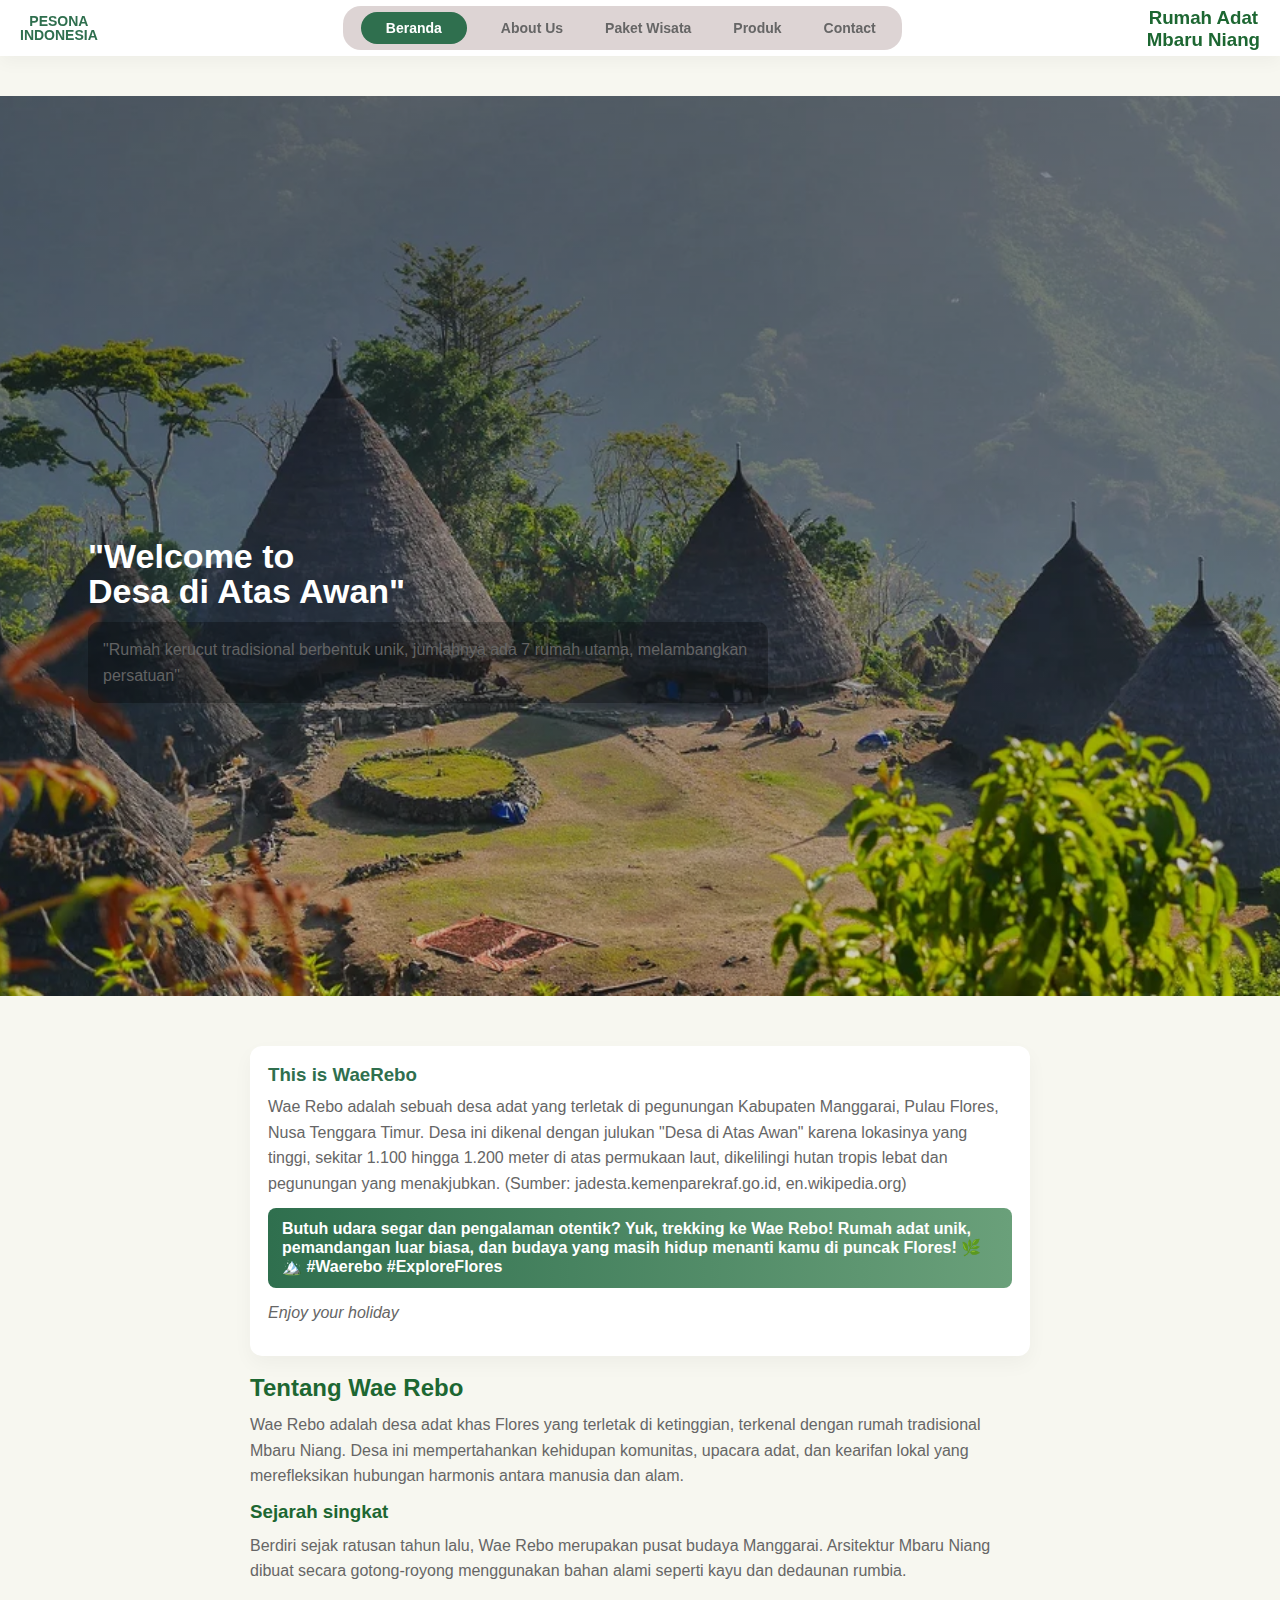
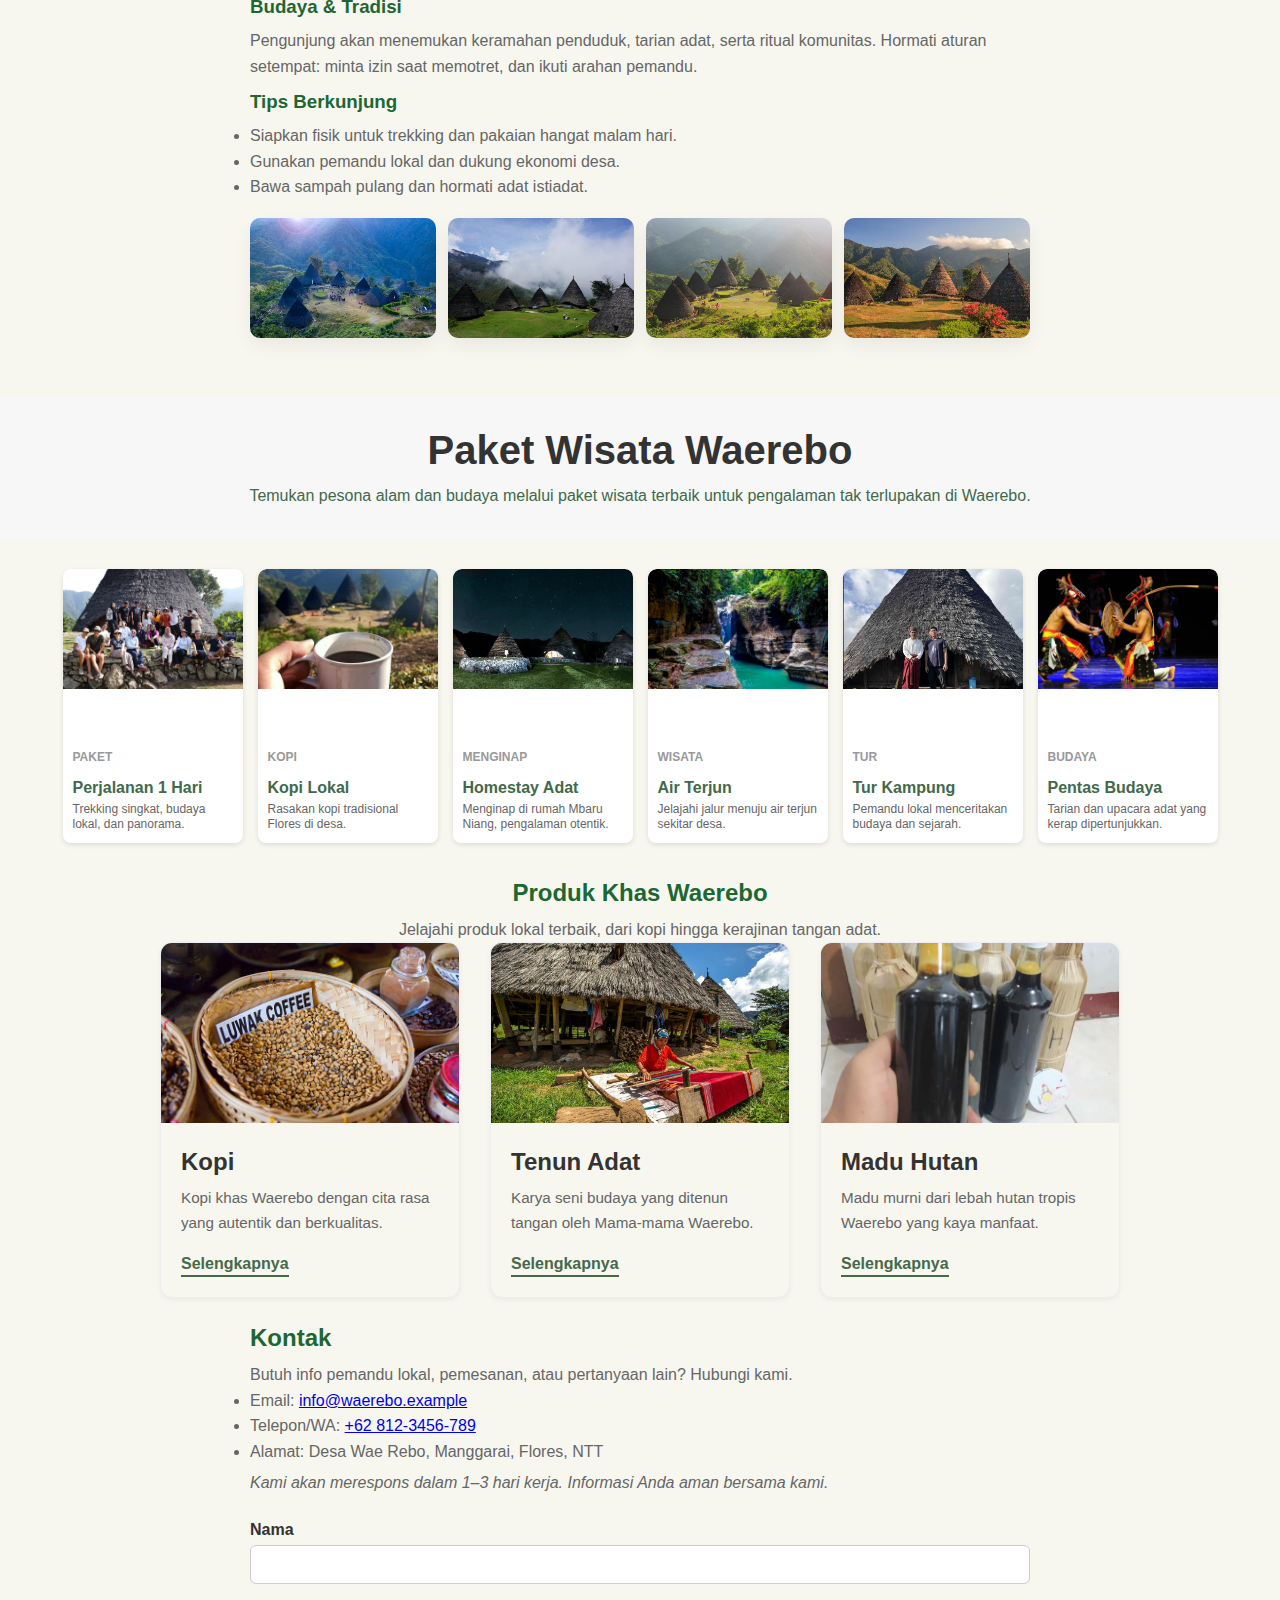
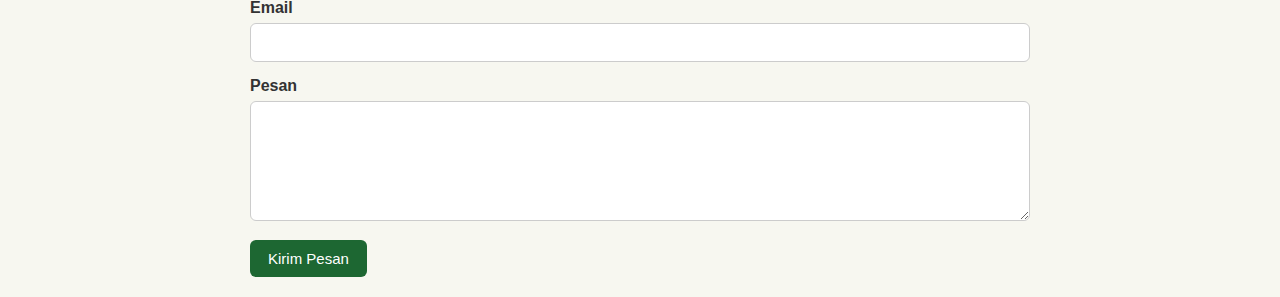
<file: index.html>
<!DOCTYPE html>
<html lang="id">
<head>
    <meta charset="UTF-8">
    <meta name="viewport" content="width=device-width, initial-scale=1.0">
    <title>Desa di Atas Awan</title>
    <link rel="stylesheet" href="style.css">
    <link rel="stylesheet" href="https://cdn.jsdelivr.net/npm/swiper@11/swiper-bundle.min.css">
    <style>
        html { scroll-behavior: smooth; }
    </style>
</head>
<body>
    <header>
        <div class="logo-left">
            <h2>PESONA<br>INDONESIA</h2>
        </div>

        <nav class="menu">
            <a href="#" class="active">Beranda</a>
            <a href="#about-us">About Us</a>
            <a href="#explore">Paket Wisata</a>
            <a href="#Produk">Produk</a>
            <a href="#contact">Contact</a>
        </nav>
        <div class="logo-right">
            <h3>Rumah Adat<br>Mbaru Niang</h3>
        </div>
    </header>
    <section class="hero" role="img" aria-label="Pemandangan desa Wae Rebo, rumah adat Mbaru Niang">
        <div class="hero-text">
            <h1>"Welcome to<br>Desa di Atas Awan"</h1>
            <p>
                "Rumah kerucut tradisional berbentuk unik, jumlahnya ada 7 rumah utama,
                melambangkan persatuan"
            </p>
        </div>
    </section>
    <section id="about-us" class="about-us">
        <div class="container">
            <div class="intro-desc">
                <h3>This is WaeRebo</h3>
                <p>Wae Rebo adalah sebuah desa adat yang terletak di pegunungan Kabupaten Manggarai, Pulau Flores, Nusa Tenggara Timur. Desa ini dikenal dengan julukan "Desa di Atas Awan" karena lokasinya yang tinggi, sekitar 1.100 hingga 1.200 meter di atas permukaan laut, dikelilingi hutan tropis lebat dan pegunungan yang menakjubkan. (Sumber: jadesta.kemenparekraf.go.id, en.wikipedia.org)</p>
                <blockquote class="cta">Butuh udara segar dan pengalaman otentik? Yuk, trekking ke Wae Rebo! Rumah adat unik, pemandangan luar biasa, dan budaya yang masih hidup menanti kamu di puncak Flores! 🌿🏔️ #Waerebo #ExploreFlores</blockquote>
                <p class="note">Enjoy your holiday</p>
            </div>

            <h2>Tentang Wae Rebo</h2>
            <p>Wae Rebo adalah desa adat khas Flores yang terletak di ketinggian, terkenal dengan rumah tradisional Mbaru Niang. Desa ini mempertahankan kehidupan komunitas, upacara adat, dan kearifan lokal yang merefleksikan hubungan harmonis antara manusia dan alam.</p>

            <h3>Sejarah singkat</h3>
            <p>Berdiri sejak ratusan tahun lalu, Wae Rebo merupakan pusat budaya Manggarai. Arsitektur Mbaru Niang dibuat secara gotong-royong menggunakan bahan alami seperti kayu dan dedaunan rumbia.</p>

            <h3>Budaya & Tradisi</h3>
            <p>Pengunjung akan menemukan keramahan penduduk, tarian adat, serta ritual komunitas. Hormati aturan setempat: minta izin saat memotret, dan ikuti arahan pemandu.</p>

            <h3>Tips Berkunjung</h3>
            <ul>
                <li>Siapkan fisik untuk trekking dan pakaian hangat malam hari.</li>
                <li>Gunakan pemandu lokal dan dukung ekonomi desa.</li>
                <li>Bawa sampah pulang dan hormati adat istiadat.</li>
            </ul>

            <div class="photo-placeholder" aria-label="Contoh galeri Wae Rebo">
                <img src="large-wae-rebo-6596813f62d524e44bd8fbd636be19e7.webp" alt="Contoh pemandangan desa 1">
                <img src="WAE-REBO-VILIG-FLORES-MANGGARAI.jpg" alt="Contoh rumah tradisional 2">
                <img src="b200925034.jpg" alt="Contoh panorama 3">
                <img src="wisata-kampung-adat-wae-rebo-di-ntt.jpg" alt="Contoh suasana desa 4">
            </div>
        </div>
    </section>
    <section id="explore" class="packages">
 <div class="header-section">
    <h1 class="title">Paket Wisata Waerebo</h1>
    <p class="subtitle">Temukan pesona alam dan budaya melalui paket wisata terbaik untuk pengalaman tak terlupakan di Waerebo.</p>
</div>

    <div class="package-gallery">
        
        <div class="package-item">
            <div class="item-image" style="background-image: url('perjalan\ satu\ hari\ waerebo.webp');"></div>
            <p class="item-label">PAKET</p>
            <h3 class="item-title">Perjalanan 1 Hari</h3>
            <p class="item-description">Trekking singkat, budaya lokal, dan panorama.</p>
        </div>
        
        <div class="package-item">
            <div class="item-image" style="background-image: url('tur\ kopi\ waerbo.jpeg');"></div>
            <p class="item-label">KOPI</p>
            <h3 class="item-title">Kopi Lokal</h3>
            <p class="item-description">Rasakan kopi tradisional Flores di desa.</p>
        </div>

        <div class="package-item">
            <div class="item-image" style="background-image: url('waerbo\ mlama.webp');"></div>
            <p class="item-label">MENGINAP</p>
            <h3 class="item-title">Homestay Adat</h3>
            <p class="item-description">Menginap di rumah Mbaru Niang, pengalaman otentik.</p>
        </div>

        <div class="package-item">
            <div class="item-image" style="background-image: url('air\ terjun.jpg');"></div>
            <p class="item-label">WISATA</p>
            <h3 class="item-title">Air Terjun</h3>
            <p class="item-description">Jelajahi jalur menuju air terjun sekitar desa.</p>
        </div>

        <div class="package-item">
            <div class="item-image" style="background-image: url('tur\ kampung\ waerebo.jpg');"></div>
            <p class="item-label">TUR</p>
            <h3 class="item-title">Tur Kampung</h3>
            <p class="item-description">Pemandu lokal menceritakan budaya dan sejarah.</p>
        </div>

        <div class="package-item">
            <div class="item-image" style="background-image: url('pentas\ budaya\ lokal.jpg');"></div>
            <p class="item-label">BUDAYA</p>
            <h3 class="item-title">Pentas Budaya</h3>
            <p class="item-description">Tarian dan upacara adat yang kerap dipertunjukkan.</p>
        </div>

    </div>
    </section>

    <section id="Produk" class="products">   
       <div class="section-header">
    <h2>Produk Khas Waerebo</h2>
    <p>Jelajahi produk lokal terbaik, dari kopi hingga kerajinan tangan adat.</p>
</div>

        <section class="products-section">
            <div class="product-container">
                
                <div class="product-card">
                    <img src="kopiinya waerebo.jpg" alt="Beberapa kemasan Kopi Waerebo">
                    <div class="card-content">
                        <h3>Kopi</h3>
                        <p>Kopi khas Waerebo dengan cita rasa yang autentik dan berkualitas.</p>
                        <a href="detail-kopi.html" class="read-more">Selengkapnya</a>
                    </div>
                </div>

                <div class="product-card">
                    <img src="tenunnya.jpg" alt="Kain Tenun Adat Waerebo">
                    <div class="card-content">
                        <h3>Tenun Adat</h3>
                        <p>Karya seni budaya yang ditenun tangan oleh Mama-mama Waerebo.</p>
                        <a href="detail-tenun.html" class="read-more">Selengkapnya</a>
                    </div>
                </div>

                <div class="product-card">
                    <img src="madu.jpg" alt="Madu Hutan Waerebo">
                    <div class="card-content">
                        <h3>Madu Hutan</h3>
                        <p>Madu murni dari lebah hutan tropis Waerebo yang kaya manfaat.</p>
                        <a href="detail-madu.html" class="read-more">Selengkapnya</a>
                    </div>
                </div>
            </div>
            
            </section>
    </div>
    </section> 

</div>
<script src="https://cdn.jsdelivr.net/npm/swiper@11/swiper-bundle.min.js"></script>

<script>
</script>
    <section id="contact" class="contact">
        <div class="container">
            <h2>Kontak</h2>
            <p>Butuh info pemandu lokal, pemesanan, atau pertanyaan lain? Hubungi kami.</p>

            <div class="contact-grid">
                <div class="contact-details">
                    <ul class="contact-info">
                        <li>Email: <a href="mailto:info@waerebo.example">info@waerebo.example</a></li>
                        <li>Telepon/WA: <a href="tel:+628123456789">+62 812‑3456‑789</a></li>
                        <li>Alamat: Desa Wae Rebo, Manggarai, Flores, NTT</li>
                    </ul>
                    <p class="note">Kami akan merespons dalam 1–3 hari kerja. Informasi Anda aman bersama kami.</p>
                </div>

                <form id="contactForm" class="contact-form" novalidate>
                    <label for="name">Nama</label>
                    <input id="name" name="name" type="text" required aria-required="true" />

                    <label for="email">Email</label>
                    <input id="email" name="email" type="email" required aria-required="true" />

                    <label for="message">Pesan</label>
                    <textarea id="message" name="message" rows="5" required aria-required="true"></textarea>

                    <button type="submit">Kirim Pesan</button>
                    <p id="contactResult" aria-live="polite" class="contact-result" role="status"></p>
                </form>
            </div>
        </div>

<!-- SWIPER JS -->
<script src="https://cdn.jsdelivr.net/npm/swiper@11/swiper-bundle.min.js"></script>

<script>
var swiper = new Swiper(".mySwiper", {
    slidesPerView: 3,
    spaceBetween: 30,
    centeredSlides: true,
    grabCursor: true,
    loop: true,
    pagination: {
        el: ".swiper-pagination",
        clickable: true,
    },
});
</script>

</body>
</html>
        </div>
    </footer>
    <script>
</script>
</body>
</html>
</file>
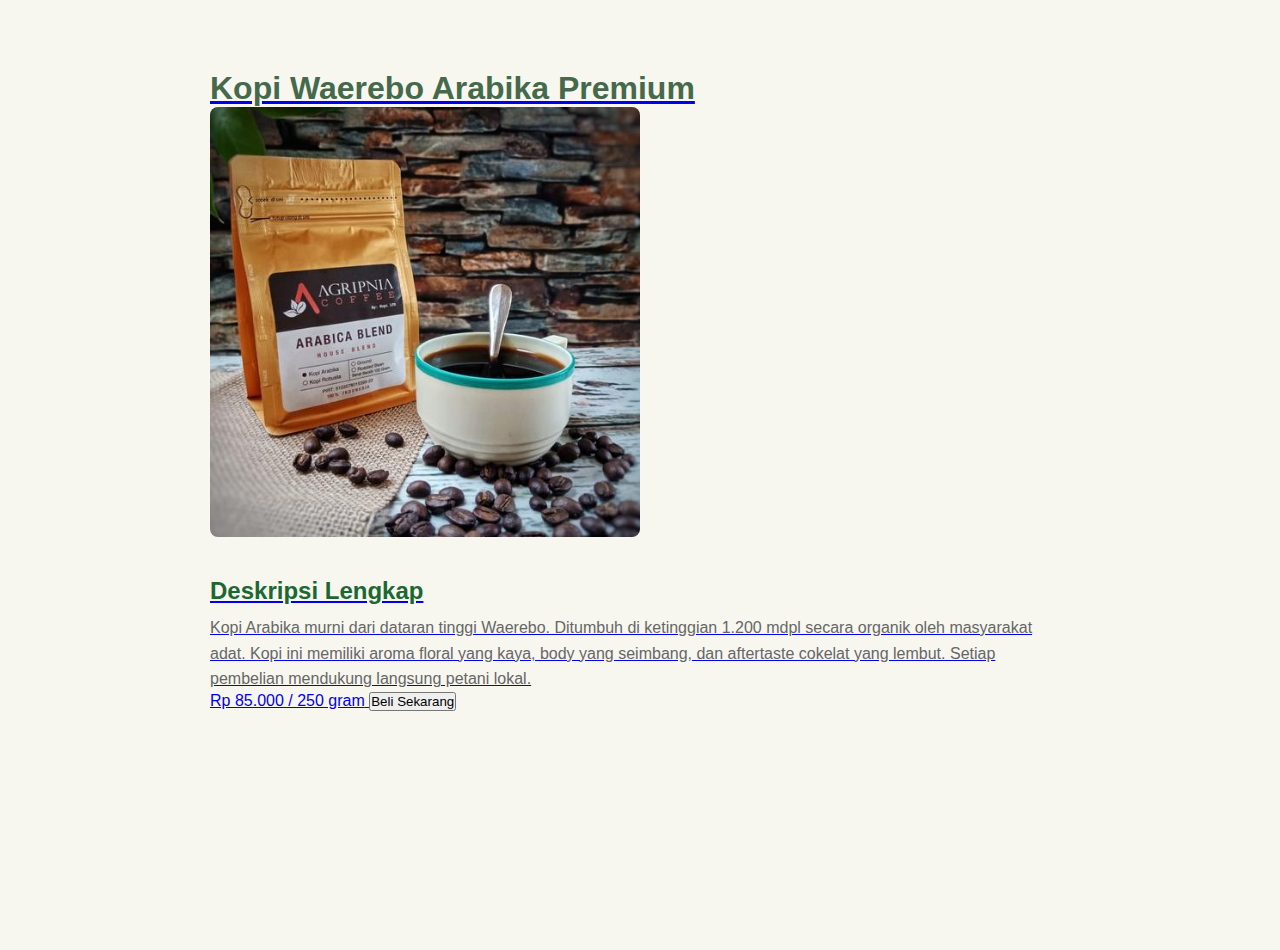
<file: detail-kopi.html>
<!DOCTYPE html>
<html lang="id">
<head>
    <meta charset="UTF-8">
    <meta name="viewport" content="width=device-width, initial-scale=1.0">
    <title>Detail Kopi Waerebo</title>
    <link rel="stylesheet" href="style.css"> 
</head>
<body>

    <main class="detail-page-container">
        
        <a href="index.html" class="back-link">

        <h1>Kopi Waerebo Arabika Premium</h1>
        
        <img src="arabika p.jpg" alt="Gambar kemasan Kopi Waerebo detail" class="detail-image">
        
        <div class="product-full-info">
            <h2>Deskripsi Lengkap</h2>
            <p>Kopi Arabika murni dari dataran tinggi Waerebo. Ditumbuh di ketinggian 1.200 mdpl secara organik oleh masyarakat adat. Kopi ini memiliki aroma floral yang kaya, body yang seimbang, dan aftertaste cokelat yang lembut. Setiap pembelian mendukung langsung petani lokal.</p>
            
            <div class="price-action">
                <span class="price-large">Rp 85.000 / 250 gram</span>
                <button class="btn primary-btn">Beli Sekarang</button>
            </div>
        </div>
    </main>
</body>
</html>
</file>
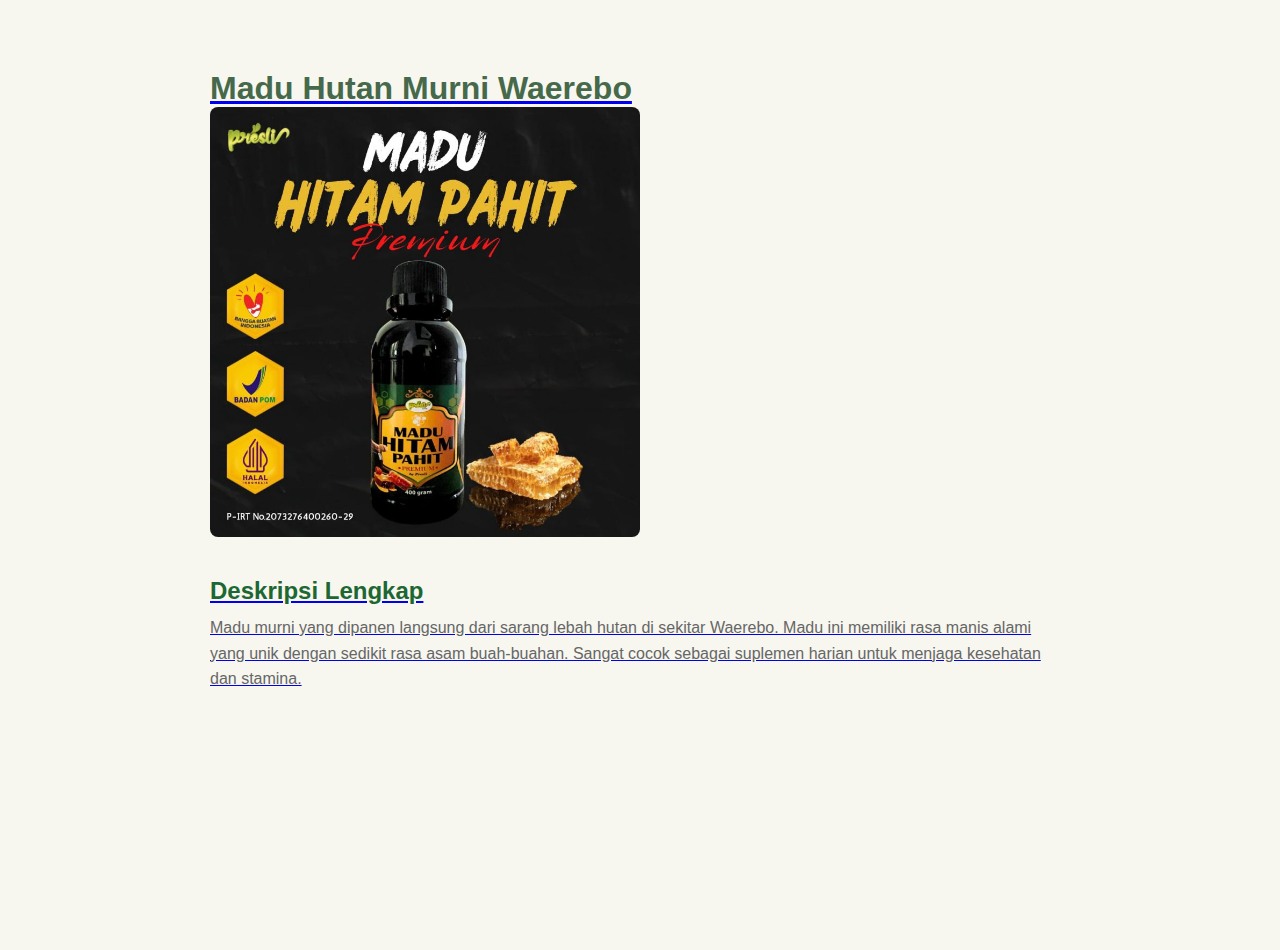
<file: detail-madu.html>
<!DOCTYPE html>
<html lang="id">
<head>
    <meta charset="UTF-8">
    <meta name="viewport" content="width=device-width, initial-scale=1.0">
    <title>Detail Madu Hutan Waerebo</title>
    <link rel="stylesheet" href="style.css"> 
</head>
<body>

    <main class="detail-page-container">
        
        <a href="index.html" class="back-link">

        <h1>Madu Hutan Murni Waerebo</h1>
        
        <img src="madu jadi.jpg" alt="Gambar stoples Madu Hutan Murni" class="detail-image">
        
        <div class="product-full-info">
            <h2>Deskripsi Lengkap</h2>
            <p>Madu murni yang dipanen langsung dari sarang lebah hutan di sekitar Waerebo. Madu ini memiliki rasa manis alami yang unik dengan sedikit rasa asam buah-buahan. Sangat cocok sebagai suplemen harian untuk menjaga kesehatan dan stamina.</p>
            
            <div class="price
</file>
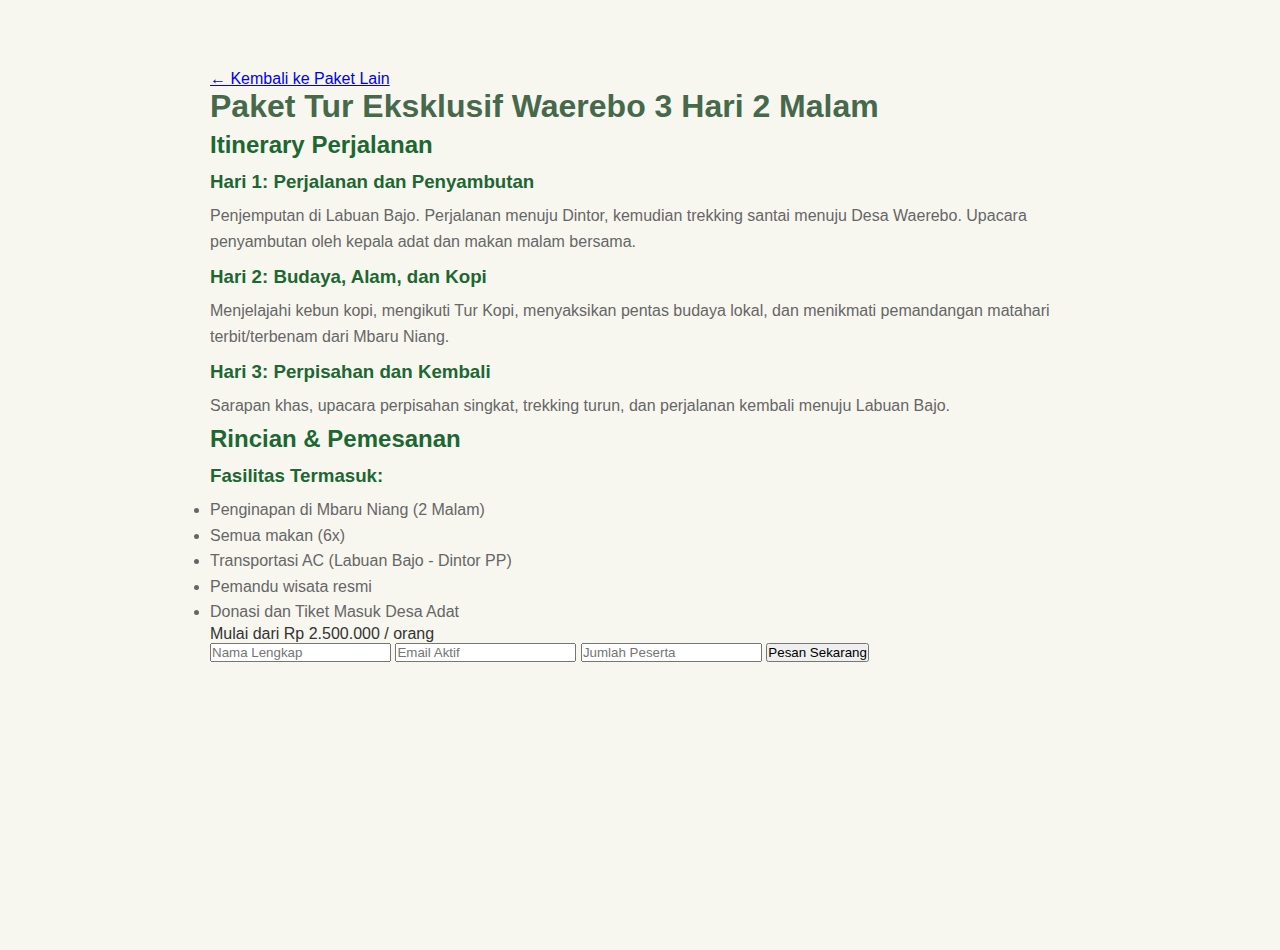
<file: detail-paket-3hari.html>
<!DOCTYPE html>
<html lang="id">
<head>
    <meta charset="UTF-8">
    <meta name="viewport" content="width=device-width, initial-scale=1.0">
    <title>Detail Paket: Tur Waerebo 3 Hari 2 Malam</title>
    <link rel="stylesheet" href="style.css">
</head>
<body>

    <main class="detail-page-container">
        
        <a href="index.html" class="back-link">← Kembali ke Paket Lain</a>

        <h1>Paket Tur Eksklusif Waerebo 3 Hari 2 Malam</h1>
        
        <div class="tour-info-grid">
            
            <div class="itinerary-section">
                <h2>Itinerary Perjalanan</h2>
                
                <div class="day-plan">
                    <h3>Hari 1: Perjalanan dan Penyambutan</h3>
                    <p>Penjemputan di Labuan Bajo. Perjalanan menuju Dintor, kemudian trekking santai menuju Desa Waerebo. Upacara penyambutan oleh kepala adat dan makan malam bersama.</p>
                </div>
                
                <div class="day-plan">
                    <h3>Hari 2: Budaya, Alam, dan Kopi</h3>
                    <p>Menjelajahi kebun kopi, mengikuti Tur Kopi, menyaksikan pentas budaya lokal, dan menikmati pemandangan matahari terbit/terbenam dari Mbaru Niang.</p>
                </div>
                
                <div class="day-plan">
                    <h3>Hari 3: Perpisahan dan Kembali</h3>
                    <p>Sarapan khas, upacara perpisahan singkat, trekking turun, dan perjalanan kembali menuju Labuan Bajo.</p>
                </div>
            </div>

            <div class="booking-section">
                <h2>Rincian & Pemesanan</h2>
                <div class="facilities">
                    <h3>Fasilitas Termasuk:</h3>
                    <ul>
                        <li>Penginapan di Mbaru Niang (2 Malam)</li>
                        <li>Semua makan (6x)</li>
                        <li>Transportasi AC (Labuan Bajo - Dintor PP)</li>
                        <li>Pemandu wisata resmi</li>
                        <li>Donasi dan Tiket Masuk Desa Adat</li>
                    </ul>
                </div>
                
                <div class="price-tour">
                    <span class="price-tag">Mulai dari Rp 2.500.000 / orang</span>
                </div>
                
                <form class="booking-form">
                    <input type="text" placeholder="Nama Lengkap" required>
                    <input type="email" placeholder="Email Aktif" required>
                    <input type="number" placeholder="Jumlah Peserta" min="1" required>
                    <button type="submit" class="btn primary-btn">Pesan Sekarang</button>
                </form>
            </div>
        </div>
    </main>
</body>
</html>
</file>
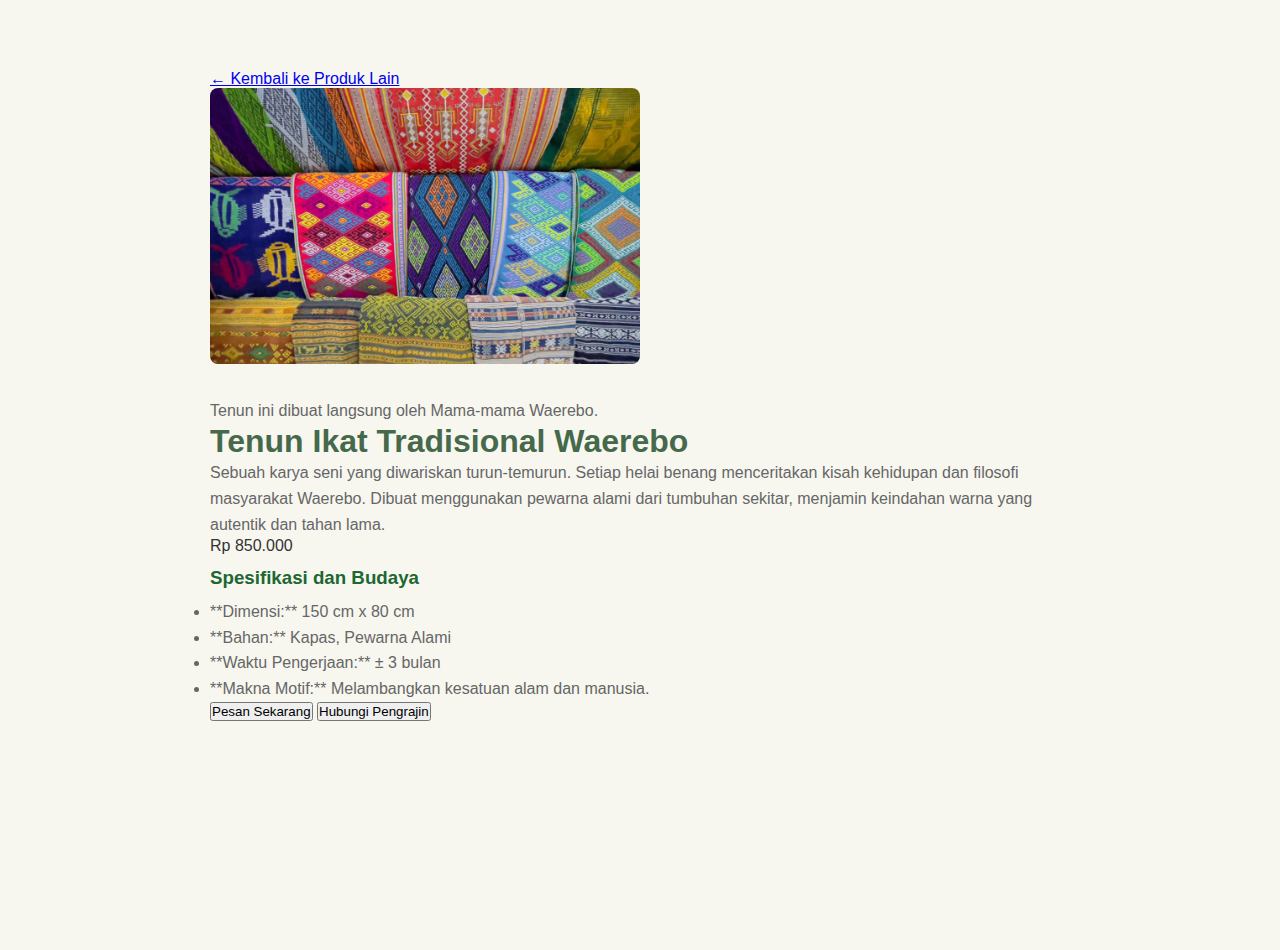
<file: detail-tenun.html>
<!DOCTYPE html>
<html lang="id">
<head>
    <meta charset="UTF-8">
    <meta name="viewport" content="width=device-width, initial-scale=1.0">
    <title>Detail Produk: Tenun Adat Waerebo</title>
    <link rel="stylesheet" href="style.css"> 
</head>
<body>

    <main class="detail-page-container">
        
        <a href="index.html" class="back-link">← Kembali ke Produk Lain</a>
        
        <div class="product-detail-box">
            
            <div class="product-gallery">
                <img src="tenun jadi.png" alt="Gambar utama Tenun Ikat Waerebo" class="detail-image">
                <p class="caption">Tenun ini dibuat langsung oleh Mama-mama Waerebo.</p>
            </div>

            <div class="product-info">
                <h1>Tenun Ikat Tradisional Waerebo</h1>
                <p class="long-description">
                    Sebuah karya seni yang diwariskan turun-temurun. Setiap helai benang menceritakan kisah kehidupan dan filosofi masyarakat Waerebo. Dibuat menggunakan pewarna alami dari tumbuhan sekitar, menjamin keindahan warna yang autentik dan tahan lama.
                </p>
                
                <div class="price-section">
                    <span class="current-price">Rp 850.000</span>
                </div>
                
                <div class="additional-details">
                    <h3>Spesifikasi dan Budaya</h3>
                    <ul>
                        <li>**Dimensi:** 150 cm x 80 cm</li>
                        <li>**Bahan:** Kapas, Pewarna Alami</li>
                        <li>**Waktu Pengerjaan:** ± 3 bulan</li>
                        <li>**Makna Motif:** Melambangkan kesatuan alam dan manusia.</li>
                    </ul>
                </div>

                <div class="action-buttons">
                    <button class="btn add-to-cart">Pesan Sekarang</button>
                    <button class="btn whatsapp-order">Hubungi Pengrajin</button>
                </div>
            </div>
        </div>
    </main>
</body>
</html>
</file>
<file: style.css>
* {
    margin: 0;
    padding: 0;
    box-sizing: border-box;
    font-family: serif;
}

body {
    background:white#000;
}
header {
    position: absolute;
    top: 0;
    width: 100%;
    padding: 8px 12px;  
    display: flex;
    justify-content: space-between;
    align-items: center;
    z-index: 10;
    color: white;
    height: 56px;      
}

.logo-left, .logo-right {
    display: flex;
    align-items: center;
    gap: 10px;
}

.logo-left img{ width:40px; height:40px; object-fit:cover; border-radius:8px; }
.logo-right img{ width:40px; height:40px; object-fit:cover; border-radius:8px; }

nav.menu {
    background: rgba(170, 147, 147, 0.4);
    padding: 6px 10px;   
    border-radius: 18px;
    backdrop-filter: blur(5px);
    gap: 10px;
}

nav.menu a {
    margin: 0 8px;
    text-decoration: none;
    color: rgb(141, 132, 132);
    font-size: 14px;   
    font-weight: 600;
    padding: 6px 8px;
}
nav.menu a.active {
    background: white;
    padding: 8px 25px;
    border-radius: 25px;
}
.hero {
    height: 100vh;
    width: 100%;
    background: url('Artikel_171_-_Preview.webp') no-repeat center/cover;
    display: flex;
    align-items: center;
    padding-left: 40px;
}

.hero-text {
    color: white;
    max-width: 600px;
    margin-top: 150px;
}

.hero-text h1 {
    font-size: 70px;
    font-weight: bold;
    line-height: 1.1;
    margin-bottom: 20px;
}

.hero-text p {
    font-size: 28px;
    font-weight: 500;
    background: rgba(0,0,0,0.3);
    padding: 15px;
    border-radius: 10px;
    width: 90%;
}
        :root{ --accent:#2f6f4e; --muted:#666; --card:#fff; --bg:#fbfbfb; --radius:10px; --maxw:820px; }
        *{box-sizing:border-box} html,body{height:100%}
        body{
            margin:0;
            font-family: Inter, system-ui, -apple-system, "Segoe UI", Roboto, "Helvetica Neue", Arial;
            background:var(--bg);
            color:#222;
            -webkit-font-smoothing:antialiased;
        }
        .container{ max-width:var(--maxw); margin:0 auto; padding:20px; }
        header{
            display:flex;
            align-items:center;
            justify-content:space-between;
            gap:12px;
            padding:8px 12px;  
            background:#fff;
            box-shadow:0 6px 18px rgba(0,0,0,0.04);
            position:sticky;
            top:0;
            z-index:40;
            height:56px;
        }
        .logo-left{ display:flex; align-items:center; gap:10px; }
        .logo-left img{ width:40px; height:40px; object-fit:cover; border-radius:8px; }
        .logo-left h2{ margin:0; font-size:14px; line-height:1; color:var(--accent) }
        .logo-right{ display:flex; align-items:center; gap:8px }
        .logo-right img{ width:40px; height:40px; object-fit:cover; border-radius:8px }

        nav.menu{ display:flex; gap:10px; align-items:center }
        nav.menu a{
            text-decoration:none; color:var(--muted); padding:6px 8px; border-radius:8px; font-weight:600;
        }
        nav.menu a.active, nav.menu a:hover{ color:#fff; background:var(--accent) }
        .hero{
            background: url('Artikel_171_-_Preview.webp') center/cover no-repeat;
            min-height:420px;
            display:flex;
            align-items:center;
            position:relative;
            margin-bottom:18px;
        }
        .hero::before{
            content:""; position:absolute; inset:0;
            background:linear-gradient(180deg, rgba(0,0,0,0.45), rgba(0,0,0,0.15));
            z-index:0;
            border-bottom-left-radius:var(--radius); border-bottom-right-radius:var(--radius);
        }
        
        xplore-item img.small-img {
            width: 120px;      
            max-width: 100%;
            height: auto;
            display: block;
            margin: 0 auto 10px;
        }
    .explore-item img.trek-small {
        width: 140px;
        max-width: 100%;
        height: auto;
        display: block;
    }
    .explore-item img.small-img {
        width: 120px;
        max-width: 100%;
        height: auto;
        display: block;
    }
    .explore-grid {
        display: flex;
        flex-wrap: wrap;
        gap: 20px;
        justify-content: center; 
        align-items: flex-start;
        margin-top: 16px;
    }

    .explore-item {
        flex: 1 1 220px;     
        max-width: 260px;     
        box-sizing: border-box;
        text-align: center;  
        padding: 8px;
    }

    .explore-item img {
        margin: 0 auto 10px;
        display: block;
        border-radius: 6px;
    }

    .explore-item h4 {
        margin: 6px 0 6px;
        font-size: 1rem;
    }

    .explore-item p {
        margin: 0;
        font-size: 0.9rem;
        color: #444;
    }
    @media (max-width: 480px) {
        .explore-item { flex: 1 1 100%; max-width: 420px; }
        .explore-item img.trek-small { width: 120px; }
        .explore-item img.small-img { width: 110px; }
    }
body {
    font-family: Arial, sans-serif;
    background: #fafafa;
    margin: 0;
    padding: 20px;
    color: #333;
}

h2, h3 {
    color: #1d6732;
    margin-bottom: 10px;
}
.contact-section {
    max-width: 800px;
    margin: auto;
    background: #fff;
    padding: 20px 25px;
    border-radius: 10px;
    box-shadow: 0px 2px 10px rgba(0,0,0,0.1);
}

.contact-section ul {
    list-style-type: disc;
    padding-left: 20px;
}

.contact-section a {
    color: #0d63e5;
    text-decoration: none;
}
.contact-section a:hover {
    text-decoration: underline;
}

.contact-note {
    font-style: italic;
    margin-top: 10px;
    color: #555;
}
.contact-form {
    margin-top: 25px;
}

.contact-form label {
    font-weight: bold;
    display: block;
    margin-bottom: 6px;
}

.contact-form input,
.contact-form textarea {
    width: 100%;
    padding: 10px;
    border: 1px solid #ccc;
    border-radius: 6px;
    margin-bottom: 15px;
    font-size: 15px;
    box-sizing: border-box;
}

.contact-form textarea {
    height: 120px;
    resize: vertical;
}

.contact-form button {
    background: #1d6732;
    color: white;
    padding: 10px 18px;
    border: none;
    border-radius: 6px;
    font-size: 15px;
    cursor: pointer;
}

.contact-form button:hover {
    background: #145122;
}
.error-message {
    color: #cc0000;
    font-size: 14px;
    margin-top: -10px;
    margin-bottom: 10px;
}
 /* Center and bold the section title and its content */
        .section-title {
            text-align: center;
            font-weight: 700;
        }
        /* Ensure h2 and paragraph have balanced spacing when centered */
        .section-title h2,
        .section-title p {
            margin-left: auto;
            margin-right: auto;
        }

    

        /* Responsive: reduce image height on small screens */
        @media (max-width: 600px) {
            .swiper-slide.card { max-width: 220px; }
            .swiper-slide.card img { height: 120px; max-width: 220px; }
        }
        /* Navbar Background */
.navbar {
  background-color: #1f4b3a; /* Hijau tua */
  padding: 10px 20px;
  font-family: sans-serif;
}

/* List Navbar */
.navbar ul {
  list-style: none;
  margin: 0;
  padding: 0;
  display: flex;
  align-items: center;
  gap: 25px;
}

/* Link Default */
.navbar a {
  color: white;
  text-decoration: none;
  font-size: 15px;
  font-weight: 600;
  padding: 8px 18px;
  border-radius: 6px;
  transition: 0.3s;
}

/* Tombol Kuning (Active) */
.navbar a.active,
.navbar a.active2 {
  background-color: #f4b400; /* Kuning */
  color: black;
}

/* Hover */
.navbar a:hover {
  opacity: 0.8;
}

/* Dropdown */
.dropdown {
  position: relative;
}

.dropdown-content {
  display: none;
  position: absolute;
  background-color: #1f4b3a;
  min-width: 140px;
  top: 38px;
  border-radius: 6px;
  overflow: hidden;
}

.dropdown-content a {
  display: block;
  padding: 10px 15px;
}

.dropdown-content a:hover {
  background-color: #f4b400;
  color: black;
}
.dropdown:hover .dropdown-content {
  display: block;
}
.nav-toggle{
    display: none;            
    align-items: center;
    justify-content: center;
    width:44px;
    height:44px;
    border: none;
    background: transparent;
    cursor: pointer;
    padding:6px;
    border-radius:8px;
}
.nav-toggle:focus{ outline:2px solid rgba(47,111,78,0.18); }
.nav-toggle .bar{
    display:block;
    width:22px;
    height:2px;
    background:var(--accent, #2f6f4e);
    margin:4px 0;
    border-radius:2px;
}
        .site-footer{padding:28px 0;text-align:center;color:var(--muted)}
        /* Tambahan: styling untuk section profil */
        .profile-section{padding:18px 0}
        .profile-section .profile-grid{display:flex;gap:18px;align-items:center;flex-wrap:wrap}
        .profile-card{background:var(--card);padding:14px;border-radius:12px;box-shadow:0 6px 18px rgba(0,0,0,0.05);display:flex;gap:12px;align-items:center}
        .profile-card .avatar{width:120px;height:120px;object-fit:cover;border-radius:10px;flex:0 0 120px}
        .profile-meta h3{margin:0;font-size:1.1rem;color:var(--accent)}
        .profile-meta p{margin:6px 0;color:var(--muted);font-size:0.95rem}
        @media (max-width:900px){
            .photo-placeholder{grid-template-columns:repeat(3,1fr)}
            .contact-grid{grid-template-columns:1fr}
            nav.menu{gap:12px;flex-wrap:wrap}
            header{padding:12px}
            .card img{height:140px}
        }
        @media (max-width:600px){
            header{flex-direction:column;align-items:flex-start;gap:12px}
            .photo-placeholder{grid-template-columns:repeat(2,1fr)}
            .hero{min-height:44vh}
            .hero-text{padding:16px}
            nav.menu{width:100%;display:flex;justify-content:space-around}
            .card img{height:120px}
            .swiper{padding:18px 0}
            .profile-card{flex-direction:column;align-items:flex-start}
            .profile-card .avatar{width:100%;height:160px;flex:0 0 auto}
        }
        :root{ --accent:#2f6f4e; --muted:#666; --card:#fff; --bg:#fbfbfb; --radius:10px; --maxw:820px; }
        *{box-sizing:border-box} html,body{height:100%}
        body{
            margin:0;
            font-family: Inter, system-ui, -apple-system, "Segoe UI", Roboto, "Helvetica Neue", Arial;
            background:var(--bg);
            color:#222;
            -webkit-font-smoothing:antialiased;
        }
        .container{ max-width:var(--maxw); margin:0 auto; padding:20px; }
        header{
            display:flex;
            align-items:center;
            justify-content:space-between;
            gap:12px;
            padding:8px 12px;  
            background:#fff;
            box-shadow:0 6px 18px rgba(0,0,0,0.04);
            position:sticky;
            top:0;
            z-index:40;
            height:56px;
        }
        .logo-left{ display:flex; align-items:center; gap:10px; }
        .logo-left img{ width:40px; height:40px; object-fit:cover; border-radius:8px; }
        .logo-left h2{ margin:0; font-size:14px; line-height:1; color:var(--accent) }
        .logo-right{ display:flex; align-items:center; gap:8px }
        .logo-right img{ width:40px; height:40px; object-fit:cover; border-radius:8px }

        nav.menu{ display:flex; gap:10px; align-items:center }
        nav.menu a{
            text-decoration:none; color:var(--muted); padding:6px 8px; border-radius:8px; font-weight:600;
        }
        nav.menu a.active, nav.menu a:hover{ color:#fff; background:var(--accent) }
        .hero{
            background: url('Artikel_171_-_Preview.webp') center/cover no-repeat;
            min-height:420px;
            display:flex;
            align-items:center;
            position:relative;
            margin-bottom:18px;
        }
        .hero::before{
            content:""; position:absolute; inset:0;
            background:linear-gradient(180deg, rgba(0,0,0,0.45), rgba(0,0,0,0.15));
            z-index:0;
            border-bottom-left-radius:var(--radius); border-bottom-right-radius:var(--radius);
        }
        .hero .hero-text{ position:relative; z-index:1; padding:48px; max-width:900px; color:#fff }
        .hero .hero-text h1{ margin:0 0 12px 0; font-size:34px; line-height:1.05 }
        .hero .hero-text p{ margin:0; opacity:0.95; font-size:16px }
        .about-us{ background:transparent; padding:12px 0 40px; }
        .intro-desc{ background:var(--card); padding:18px; border-radius:12px; box-shadow:0 8px 20px rgba(0,0,0,0.04); margin-bottom:18px; }
        .intro-desc h3{ margin:0 0 8px 0; color:var(--accent) }
        .intro-desc p{ margin:0 0 12px 0; color:var(--muted) }
        .cta{ margin:12px 0; padding:12px 14px; background:linear-gradient(90deg,var(--accent),#6aa07a); color:#fff; border-radius:8px; font-weight:700 }
        .note{ color:var(--muted); font-style:italic; margin-top:6px }

        h2{ margin-top:6px; color:var(--accent) }
        h3{ color:#222; margin:12px 0 6px 0 }
        p, li{ color:var(--muted); line-height:1.6 }
        .photo-placeholder{ margin-top:18px; display:grid; grid-template-columns:repeat(auto-fit,minmax(180px,1fr)); gap:12px; }
        .photo-placeholder img{ width:100%; height:120px; object-fit:cover; border-radius:10px; display:block; box-shadow:0 8px 18px rgba(0,0,0,0.06) }
        footer.site-footer{ padding:18px 0; background:#fff; border-top:1px solid #eee; text-align:center; color:var(--muted) }
        @media(max-width:880px){
            .hero .hero-text{ padding:28px }
            nav.menu{ gap:8px; font-size:14px }
            .logo-left h2{ font-size:13px }
        }
        @media(max-width:520px){
            header{ flex-wrap:wrap; gap:10px; padding:12px }
            .logo-right{ order:3 }
        }
        .explore-item img.small-img {
            width: 120px;      
            max-width: 100%;
            height: auto;
            display: block;
            margin: 0 auto 10px;
        }
    

h2, h3 {
    color: #1d6732;
    margin-bottom: 10px;
}
.contact-section {
    max-width: 800px;
    margin: auto;
    background: #fff;
    padding: 20px 25px;
    border-radius: 10px;
    box-shadow: 0px 2px 10px rgba(0,0,0,0.1);
}

.contact-section ul {
    list-style-type: disc;
    padding-left: 20px;
}

.contact-section a {
    color: #0d63e5;
    text-decoration: none;
}
.contact-section a:hover {
    text-decoration: underline;
}

.contact-note {
    font-style: italic;
    margin-top: 10px;
    color: #555;
}
.contact-form {
    margin-top: 25px;
}

.contact-form label {
    font-weight: bold;
    display: block;
    margin-bottom: 6px;
}

.contact-form input,
.contact-form textarea {
    width: 100%;
    padding: 10px;
    border: 1px solid #ccc;
    border-radius: 6px;
    margin-bottom: 15px;
    font-size: 15px;
    box-sizing: border-box;
}

.contact-form textarea {
    height: 120px;
    resize: vertical;
}

.contact-form button {
    background: #1d6732;
    color: white;
    padding: 10px 18px;
    border: none;
    border-radius: 6px;
    font-size: 15px;
    cursor: pointer;
}

.contact-form button:hover {
    background: #145122;
}
.error-message {
    color: #cc0000;
    font-size: 14px;
    margin-top: -10px;
    margin-bottom: 10px;
}
 /* Center and bold the section title and its content */
        .section-title {
            text-align: center;
            font-weight: 700;
        }
        /* Ensure h2 and paragraph have balanced spacing when centered */
        .section-title h2,
        .section-title p {
            margin-left: auto;
            margin-right: auto;
        }

        /* Make swiper card image smaller and fit above the text */
        .swiper-slide.card {
            display: flex;
            flex-direction: column;
            align-items: flex-start;
            gap: 8px;
            padding: 10px;
            box-sizing: border-box;
            max-width: 280px;   /* lebih kecil */
            margin: 0 auto;
        }
        .swiper-slide.card img {
            width: 100%;
            max-width: 280px;   /* menyesuaikan card */
            height: 160px;      /* diperkecil */
            object-fit: cover;
            border-radius: 6px;
            display: block;
        }

        /* Responsive: reduce image height on small screens */
        @media (max-width: 600px) {
            .swiper-slide.card { max-width: 220px; }
            .swiper-slide.card img { height: 120px; max-width: 220px; }
        }
        /* Navbar Background */
.navbar {
  background-color: #1f4b3a; /* Hijau tua */
  padding: 10px 20px;
  font-family: sans-serif;
}

/* List Navbar */
.navbar ul {
  list-style: none;
  margin: 0;
  padding: 0;
  display: flex;
  align-items: center;
  gap: 25px;
}

/* Link Default */
.navbar a {
  color: white;
  text-decoration: none;
  font-size: 15px;
  font-weight: 600;
  padding: 8px 18px;
  border-radius: 6px;
  transition: 0.3s;
}

/* Tombol Kuning (Active) */
.navbar a.active,
.navbar a.active2 {
  background-color: #f4b400; /* Kuning */
  color: black;
}

/* Hover */
.navbar a:hover {
  opacity: 0.8;
}

/* Dropdown */
.dropdown {
  position: relative;
}

.dropdown-content {
  display: none;
  position: absolute;
  background-color: #1f4b3a;
  min-width: 140px;
  top: 38px;
  border-radius: 6px;
  overflow: hidden;
}

.dropdown-content a {
  display: block;
  padding: 10px 15px;
}

.dropdown-content a:hover {
  background-color: #f4b400;
  color: black;
}
.dropdown:hover .dropdown-content {
  display: block;
}
.nav-toggle{
    display: none;            
    align-items: center;
    justify-content: center;
    width:44px;
    height:44px;
    border: none;
    background: transparent;
    cursor: pointer;
    padding:6px;
    border-radius:8px;
}
.nav-toggle:focus{ outline:2px solid rgba(47,111,78,0.18); }
.nav-toggle .bar{
    display:block;
    width:22px;
    height:2px;
    background:var(--accent, #2f6f4e);
    margin:4px 0;
    border-radius:2px;
}
        
@media (max-width:900px){
            .photo-placeholder{grid-template-columns:repeat(3,1fr)}
            .contact-grid{grid-template-columns:1fr}
            nav.menu{gap:12px;flex-wrap:wrap}
            header{padding:12px}
            .card img{height:140px}
        }
@media (max-width:600px){
            header{flex-direction:column;align-items:flex-start;gap:12px}
            .photo-placeholder{grid-template-columns:repeat(2,1fr)}
            .hero{min-height:44vh}
            .hero-text{padding:16px}
            nav.menu{width:100%;display:flex;justify-content:space-around}
            .card img{height:120px}
            .swiper{padding:18px 0}
            .profile-card{flex-direction:column;align-items:flex-start}
            .profile-card .avatar{width:100%;height:160px;flex:0 0 auto}
        }
        :root{ --accent:#2f6f4e; --muted:#666; --card:#fff; --bg:#fbfbfb; --radius:10px; --maxw:820px; }
        *{box-sizing:border-box} html,body{height:100%}
        body{
            margin:0;
            font-family: Inter, system-ui, -apple-system, "Segoe UI", Roboto, "Helvetica Neue", Arial;
            background:var(--bg);
            color:#222;
            -webkit-font-smoothing:antialiased;
        }
        .container{ max-width:var(--maxw); margin:0 auto; padding:20px; }
        header{
            display:flex;
            align-items:center;
            justify-content:space-between;
            gap:12px;
            padding:8px 12px;  
            background:#fff;
            box-shadow:0 6px 18px rgba(0,0,0,0.04);
            position:sticky;
            top:0;
            z-index:40;
            height:56px;
        }
        .logo-left{ display:flex; align-items:center; gap:10px; }
        .logo-left img{ width:40px; height:40px; object-fit:cover; border-radius:8px; }
        .logo-left h2{ margin:0; font-size:14px; line-height:1; color:var(--accent) }
        .logo-right{ display:flex; align-items:center; gap:8px }
        .logo-right img{ width:40px; height:40px; object-fit:cover; border-radius:8px }

        nav.menu{ display:flex; gap:10px; align-items:center }
        nav.menu a{
            text-decoration:none; color:var(--muted); padding:6px 8px; border-radius:8px; font-weight:600;
        }
        nav.menu a.active, nav.menu a:hover{ color:#fff; background:var(--accent) }
        .hero{
            background: url('Artikel_171_-_Preview.webp') center/cover no-repeat;
            min-height:420px;
            display:flex;
            align-items:center;
            position:relative;
            margin-bottom:18px;
        }
        .hero::before{
            content:""; position:absolute; inset:0;
            background:linear-gradient(180deg, rgba(0,0,0,0.45), rgba(0,0,0,0.15));
            z-index:0;
            border-bottom-left-radius:var(--radius); border-bottom-right-radius:var(--radius);
        }
        .hero .hero-text{ position:relative; z-index:1; padding:48px; max-width:900px; color:#fff }
        .hero .hero-text h1{ margin:0 0 12px 0; font-size:34px; line-height:1.05 }
        .hero .hero-text p{ margin:0; opacity:0.95; font-size:16px }
        .about-us{ background:transparent; padding:12px 0 40px; }
        .intro-desc{ background:var(--card); padding:18px; border-radius:12px; box-shadow:0 8px 20px rgba(0,0,0,0.04); margin-bottom:18px; }
        .intro-desc h3{ margin:0 0 8px 0; color:var(--accent) }
        .intro-desc p{ margin:0 0 12px 0; color:var(--muted) }
        .cta{ margin:12px 0; padding:12px 14px; background:linear-gradient(90deg,var(--accent),#6aa07a); color:#fff; border-radius:8px; font-weight:700 }
        .note{ color:var(--muted); font-style:italic; margin-top:6px }

        h2{ margin-top:6px; color:var(--accent) }
        h3{ color:#222; margin:12px 0 6px 0 }
        p, li{ color:var(--muted); line-height:1.6 }
        .photo-placeholder{ margin-top:18px; display:grid; grid-template-columns:repeat(auto-fit,minmax(180px,1fr)); gap:12px; }
        .photo-placeholder img{ width:100%; height:120px; object-fit:cover; border-radius:10px; display:block; box-shadow:0 8px 18px rgba(0,0,0,0.06) }
        footer.site-footer{ padding:18px 0; background:#fff; border-top:1px solid #eee; text-align:center; color:var(--muted) }
 @media(max-width:880px){
            .hero .hero-text{ padding:28px }
            nav.menu{ gap:8px; font-size:14px }
            .logo-left h2{ font-size:13px }
        }
 @media(max-width:520px){
            header{ flex-wrap:wrap; gap:10px; padding:12px }
            .logo-right{ order:3 }
        }
        .explore-item img.small-img {
            width: 120px;      
            max-width: 100%;
            height: auto;
            display: block;
            margin: 0 auto 10px;
        }
    .explore-item img.trek-small {
        width: 140px;
        max-width: 100%;
        height: auto;
        display: block;
    }
    .explore-item img.small-img {
        width: 120px;
        max-width: 100%;
        height: auto;
        display: block;
    }
    .explore-grid {
        display: flex;
        flex-wrap: wrap;
        gap: 20px;
        justify-content: center; 
        align-items: flex-start;
        margin-top: 16px;
    }

    .explore-item {
        flex: 1 1 220px;     
        max-width: 260px;     
        box-sizing: border-box;
        text-align: center;  
        padding: 8px;
    }

    .explore-item img {
        margin: 0 auto 10px;
        display: block;
        border-radius: 6px;
    }

    .explore-item h4 {
        margin: 6px 0 6px;
        font-size: 1rem;
    }

    .explore-item p {
        margin: 0;
        font-size: 0.9rem;
        color: #444;
    }
 @media (max-width: 480px) {
        .explore-item { flex: 1 1 100%; max-width: 420px; }
        .explore-item img.trek-small { width: 120px; }
        .explore-item img.small-img { width: 110px; }
    }
body {
    font-family: Arial, sans-serif;
    background: #fafafa;
    margin: 0;
    padding: 20px;
    color: #333;
}

h2, h3 {
    color: #1d6732;
    margin-bottom: 10px;
}
.contact-section {
    max-width: 800px;
    margin: auto;
    background: #fff;
    padding: 20px 25px;
    border-radius: 10px;
    box-shadow: 0px 2px 10px rgba(0,0,0,0.1);
}

.contact-section ul {
    list-style-type: disc;
    padding-left: 20px;
}

.contact-section a {
    color: #0d63e5;
    text-decoration: none;
}
.contact-section a:hover {
    text-decoration: underline;
}

.contact-note {
    font-style: italic;
    margin-top: 10px;
    color: #555;
}
.contact-form {
    margin-top: 25px;
}

.contact-form label {
    font-weight: bold;
    display: block;
    margin-bottom: 6px;
}

.contact-form input,
.contact-form textarea {
    width: 100%;
    padding: 10px;
    border: 1px solid #ccc;
    border-radius: 6px;
    margin-bottom: 15px;
    font-size: 15px;
    box-sizing: border-box;
}

.contact-form textarea {
    height: 120px;
    resize: vertical;
}

.contact-form button {
    background: #1d6732;
    color: white;
    padding: 10px 18px;
    border: none;
    border-radius: 6px;
    font-size: 15px;
    cursor: pointer;
}

.contact-form button:hover {
    background: #145122;
}
.error-message {
    color: #cc0000;
    font-size: 14px;
    margin-top: -10px;
    margin-bottom: 10px;
}
        .section-title {
            text-align: center;
            font-weight: 700;
        }
        .section-title h2,
        .section-title p {
            margin-left: auto;
            margin-right: auto;
        }
        @media (max-width: 600px) {
            .swiper-slide.card { max-width: 220px; }
            .swiper-slide.card img { height: 120px; max-width: 220px; }
        }
.navbar {
  background-color: #1f4b3a; 
  padding: 10px 20px;
  font-family: sans-serif;
}
.navbar ul {
  list-style: none;
  margin: 0;
  padding: 0;
  display: flex;
  align-items: center;
  gap: 25px;
}
.navbar a {
  color: white;
  text-decoration: none;
  font-size: 15px;
  font-weight: 600;
  padding: 8px 18px;
  border-radius: 6px;
  transition: 0.3s;
}
.navbar a.active,
.navbar a.active2 {
  background-color: #f4b400; 
  color: black;
}
.navbar a:hover {
  opacity: 0.8;
}
.dropdown {
  position: relative;
}

.dropdown-content {
  display: none;
  position: absolute;
  background-color: #1f4b3a;
  min-width: 140px;
  top: 38px;
  border-radius: 6px;
  overflow: hidden;
}

.dropdown-content a {
  display: block;
  padding: 10px 15px;
}

.dropdown-content a:hover {
  background-color: #f4b400;
  color: black;
}
.dropdown:hover .dropdown-content {
  display: block;
}
.nav-toggle{
    display: none;            
    align-items: center;
    justify-content: center;
    width:44px;
    height:44px;
    border: none;
    background: transparent;
    cursor: pointer;
    padding:6px;
    border-radius:8px;
}
.nav-toggle:focus{ outline:2px solid rgba(47,111,78,0.18); }
.nav-toggle .bar{
    display:block;
    width:22px;
    height:2px;
    background:var(--accent, #2f6f4e);
    margin:4px 0;
    border-radius:2px;
}      
        .site-footer{padding:28px 0;text-align:center;color:var(--muted)}
        .profile-section{padding:18px 0}
        .profile-section .profile-grid{display:flex;gap:18px;align-items:center;flex-wrap:wrap}
        .profile-card{background:var(--card);padding:14px;border-radius:12px;box-shadow:0 6px 18px rgba(0,0,0,0.05);display:flex;gap:12px;align-items:center}
        .profile-card .avatar{width:120px;height:120px;object-fit:cover;border-radius:10px;flex:0 0 120px}
        .profile-meta h3{margin:0;font-size:1.1rem;color:var(--accent)}
        .profile-meta p{margin:6px 0;color:var(--muted);font-size:0.95rem}
 @media (max-width:900px){
            .photo-placeholder{grid-template-columns:repeat(3,1fr)}
            .contact-grid{grid-template-columns:1fr}
            nav.menu{gap:12px;flex-wrap:wrap}
            header{padding:12px}
            .card img{height:140px}
        }
@media (max-width:600px){
            header{flex-direction:column;align-items:flex-start;gap:12px}
            .photo-placeholder{grid-template-columns:repeat(2,1fr)}
            .hero{min-height:44vh}
            .hero-text{padding:16px}
            nav.menu{width:100%;display:flex;justify-content:space-around}
            .card img{height:120px}
            .swiper{padding:18px 0}
            .profile-card{flex-direction:column;align-items:flex-start}
            .profile-card .avatar{width:100%;height:160px;flex:0 0 auto}
        }
        :root{ --accent:#2f6f4e; --muted:#666; --card:#fff; --bg:#fbfbfb; --radius:10px; --maxw:820px; }
        *{box-sizing:border-box} html,body{height:100%}
        body{
            margin:0;
            font-family: Inter, system-ui, -apple-system, "Segoe UI", Roboto, "Helvetica Neue", Arial;
            background:var(--bg);
            color:#222;
            -webkit-font-smoothing:antialiased;
        }
        .container{ max-width:var(--maxw); margin:0 auto; padding:20px; }
        header{
            display:flex;
            align-items:center;
            justify-content:space-between;
            gap:12px;
            padding:8px 12px;  
            background:#fff;
            box-shadow:0 6px 18px rgba(0,0,0,0.04);
            position:sticky;
            top:0;
            z-index:40;
            height:56px;
        }
        .logo-left{ display:flex; align-items:center; gap:10px; }
        .logo-left img{ width:40px; height:40px; object-fit:cover; border-radius:8px; }
        .logo-left h2{ margin:0; font-size:14px; line-height:1; color:var(--accent) }
        .logo-right{ display:flex; align-items:center; gap:8px }
        .logo-right img{ width:40px; height:40px; object-fit:cover; border-radius:8px }

        nav.menu{ display:flex; gap:10px; align-items:center }
        nav.menu a{
            text-decoration:none; color:var(--muted); padding:6px 8px; border-radius:8px; font-weight:600;
        }
        nav.menu a.active, nav.menu a:hover{ color:#fff; background:var(--accent) }
        .hero{
            background: url('Artikel_171_-_Preview.webp') center/cover no-repeat;
            min-height:420px;
            display:flex;
            align-items:center;
            position:relative;
            margin-bottom:18px;
        }
        .hero::before{
            content:""; position:absolute; inset:0;
            background:linear-gradient(180deg, rgba(0,0,0,0.45), rgba(0,0,0,0.15));
            z-index:0;
            border-bottom-left-radius:var(--radius); border-bottom-right-radius:var(--radius);
        }
        .hero .hero-text{ position:relative; z-index:1; padding:48px; max-width:900px; color:#fff }
        .hero .hero-text h1{ margin:0 0 12px 0; font-size:34px; line-height:1.05 }
        .hero .hero-text p{ margin:0; opacity:0.95; font-size:16px }
        .about-us{ background:transparent; padding:12px 0 40px; }
        .intro-desc{ background:var(--card); padding:18px; border-radius:12px; box-shadow:0 8px 20px rgba(0,0,0,0.04); margin-bottom:18px; }
        .intro-desc h3{ margin:0 0 8px 0; color:var(--accent) }
        .intro-desc p{ margin:0 0 12px 0; color:var(--muted) }
        .cta{ margin:12px 0; padding:12px 14px; background:linear-gradient(90deg,var(--accent),#6aa07a); color:#fff; border-radius:8px; font-weight:700 }
        .note{ color:var(--muted); font-style:italic; margin-top:6px }

        h2{ margin-top:6px; color:var(--accent) }
        h3{ color:#222; margin:12px 0 6px 0 }
        p, li{ color:var(--muted); line-height:1.6 }
        .photo-placeholder{ margin-top:18px; display:grid; grid-template-columns:repeat(auto-fit,minmax(180px,1fr)); gap:12px; }
        .photo-placeholder img{ width:100%; height:120px; object-fit:cover; border-radius:10px; display:block; box-shadow:0 8px 18px rgba(0,0,0,0.06) }
        footer.site-footer{ padding:18px 0; background:#fff; border-top:1px solid #eee; text-align:center; color:var(--muted) }
 @media(max-width:880px){
            .hero .hero-text{ padding:28px }
            nav.menu{ gap:8px; font-size:14px }
            .logo-left h2{ font-size:13px }
        }
@media(max-width:520px){
            header{ flex-wrap:wrap; gap:10px; padding:12px }
            .logo-right{ order:3 }
        }
        .explore-item img.small-img {
            width: 120px;      
            max-width: 100%;
            height: auto;
            display: block;
            margin: 0 auto 10px;
        }
    .explore-item img.trek-small {
        width: 140px;
        max-width: 100%;
        height: auto;
        display: block;
    }
    .explore-item img.small-img {
        width: 120px;
        max-width: 100%;
        height: auto;
        display: block;
    }
    .explore-grid {
        display: flex;
        flex-wrap: wrap;
        gap: 20px;
        justify-content: center; 
        align-items: flex-start;
        margin-top: 16px;
    }

    .explore-item {
        flex: 1 1 220px;     
        max-width: 260px;     
        box-sizing: border-box;
        text-align: center;  
        padding: 8px;
    }

    .explore-item img {
        margin: 0 auto 10px;
        display: block;
        border-radius: 6px;
    }

    .explore-item h4 {
        margin: 6px 0 6px;
        font-size: 1rem;
    }

    .explore-item p {
        margin: 0;
        font-size: 0.9rem;
        color: #444;
    }
 @media (max-width: 480px) {
        .explore-item { flex: 1 1 100%; max-width: 420px; }
        .explore-item img.trek-small { width: 120px; }
        .explore-item img.small-img { width: 110px; }
    }
body {
    font-family: Arial, sans-serif;
    background: #fafafa;
    margin: 0;
    padding: 20px;
    color: #333;
}

h2, h3 {
    color: #1d6732;
    margin-bottom: 10px;
}
.contact-section {
    max-width: 800px;
    margin: auto;
    background: #fff;
    padding: 20px 25px;
    border-radius: 10px;
    box-shadow: 0px 2px 10px rgba(0,0,0,0.1);
}

.contact-section ul {
    list-style-type: disc;
    padding-left: 20px;
}

.contact-section a {
    color: #0d63e5;
    text-decoration: none;
}
.contact-section a:hover {
    text-decoration: underline;
}

.contact-note {
    font-style: italic;
    margin-top: 10px;
    color: #555;
}
.contact-form {
    margin-top: 25px;
}

.contact-form label {
    font-weight: bold;
    display: block;
    margin-bottom: 6px;
}

.contact-form input,
.contact-form textarea {
    width: 100%;
    padding: 10px;
    border: 1px solid #ccc;
    border-radius: 6px;
    margin-bottom: 15px;
    font-size: 15px;
    box-sizing: border-box;
}

.contact-form textarea {
    height: 120px;
    resize: vertical;
}

.contact-form button {
    background: #1d6732;
    color: white;
    padding: 10px 18px;
    border: none;
    border-radius: 6px;
    font-size: 15px;
    cursor: pointer;
}

.contact-form button:hover {
    background: #145122;
}
.error-message {
    color: #cc0000;
    font-size: 14px;
    margin-top: -10px;
    margin-bottom: 10px;
}
 /* Center and bold the section title and its content */
        .section-title {
            text-align: center;
            font-weight: 700;
        }
        /* Ensure h2 and paragraph have balanced spacing when centered */
        .section-title h2,
        .section-title p {
            margin-left: auto;
            margin-right: auto;
        }

       
.navbar {
  background-color: #1f4b3a; /* Hijau tua */
  padding: 10px 20px;
  font-family: sans-serif;
}

/* List Navbar */
.navbar ul {
  list-style: none;
  margin: 0;
  padding: 0;
  display: flex;
  align-items: center;
  gap: 25px;
}

/* Link Default */
.navbar a {
  color: white;
  text-decoration: none;
  font-size: 15px;
  font-weight: 600;
  padding: 8px 18px;
  border-radius: 6px;
  transition: 0.3s;
}

/* Tombol Kuning (Active) */
.navbar a.active,
.navbar a.active2 {
  background-color: #f4b400; /* Kuning */
  color: black;
}

/* Hover */
.navbar a:hover {
  opacity: 0.8;
}

/* Dropdown */
.dropdown {
  position: relative;
}

.dropdown-content {
  display: none;
  position: absolute;
  background-color: #1f4b3a;
  min-width: 140px;
  top: 38px;
  border-radius: 6px;
  overflow: hidden;
}

.dropdown-content a {
  display: block;
  padding: 10px 15px;
}

.dropdown-content a:hover {
  background-color: #f4b400;
  color: black;
}
.dropdown:hover .dropdown-content {
  display: block;
}
.nav-toggle{
    display: none;            
    align-items: center;
    justify-content: center;
    width:44px;
    height:44px;
    border: none;
    background: transparent;
    cursor: pointer;
    padding:6px;
    border-radius:8px;
}
.nav-toggle:focus{ outline:2px solid rgba(47,111,78,0.18); }
.nav-toggle .bar{
    display:block;
    width:22px;
    height:2px;
    background:var(--accent, #2f6f4e);
    margin:4px 0;
    border-radius:2px;
}
      
body {
    font-family: Arial, sans-serif; /* Menggunakan font yang bersih dan mudah dibaca */
    margin: 0;
    padding: 20px;
    background-color: #f7f7f7; /* Latar belakang halaman yang sedikit abu-abu */
}

/* 2. Gaya untuk Judul Halaman */
header {
    text-align: center;
    margin-bottom: 40px;
    padding: 20px;
}

header h1 {
    font-size: 2.5em;
    color: #333;
    margin-bottom: 5px;
}

header p {
    color: #666;
    font-size: 1.1em;
    /* Memberi warna hijau lembut pada teks deskripsi seperti yang terlihat samar di gambar */
    color: #798d4d; 
}

/* 3. Gaya Tata Letak Grid Produk */
.product-grid {
    display: grid; /* Menggunakan CSS Grid untuk tata letak 2 kolom atau lebih */
    grid-template-columns: repeat(auto-fit, minmax(280px, 1fr)); /* Responsif: minimal 280px per kolom */
    gap: 25px; /* Jarak antara kartu-kartu produk */
    max-width: 1200px;
    margin: 0 auto; /* Pusatkan grid di tengah halaman */
}

/* 4. Gaya untuk Setiap Kartu Produk */
.product-card {
    background-color: white;
    border-radius: 12px; /* Sudut membulat yang khas */
    overflow: hidden; /* Memastikan gambar tidak keluar dari sudut membulat */
    box-shadow: 0 4px 12px rgba(0, 0, 0, 0.08); /* Bayangan lembut */
    transition: transform 0.3s ease-in-out; /* Transisi untuk efek hover */
}

.product-card:hover {
    transform: translateY(-5px); /* Efek sedikit terangkat saat disentuh kursor */
    box-shadow: 0 8px 20px rgba(0, 0, 0, 0.1);
}

/* 5. Gaya untuk Gambar Produk */
.product-image {
    width: 100%;
    height: 200px; /* Tinggi tetap untuk gambar */
    overflow: hidden;
}

.product-image img {
    width: 100%;
    height: 100%;
    object-fit: cover; /* Memastikan gambar mengisi area tanpa terdistorsi */
    border-top-left-radius: 12px;
    border-top-right-radius: 12px;
}

/* 6. Gaya untuk Detail Teks Produk */
.product-details {
    padding: 15px 20px;
}

.product-details h2 {
    font-size: 1.4em;
    margin-top: 0;
    margin-bottom: 8px;
    color: #333;
}

.product-details p {
    font-size: 0.9em;
    color: #555;
    margin-bottom: 15px;
    min-height: 20px; /* Memastikan deskripsi memiliki tinggi minimum yang konsisten */
}

/* 7. Gaya untuk Tautan "Selengkapnya" */
.read-more {
    display: inline-block;
    color: #798d4d; /* Warna hijau untuk tautan */
    text-decoration: none; /* Menghilangkan garis bawah standar */
    font-weight: bold;
    border-bottom: 2px solid #798d4d; /* Garis bawah yang menonjol */
    padding-bottom: 2px;
}

.read-more:hover {
    color: #5a6b38; /* Warna sedikit lebih gelap saat hover */
}
.judul-halaman {
    text-align: center;
}
.container-teks {
            /* Membuat lebar kontainer penuh untuk memastikan teks terpusat di layar */
            width: 200%; 
            /* Properti utama untuk meratakan teks di dalamnya ke tengah */
            text-align: center; 
            padding: 20px; /* Jarak agar tidak terlalu mepet ke tepi (opsional) */
            font-family: Arial, sans-serif; /* Pilihan font (opsional) */
        }
        
        /* Gaya untuk judul utama */
        .judul-utama {
            font-size: 2em; /* Ukuran teks besar */
            font-weight: bold;
            margin-bottom: px; /* Jarak antara judul dan deskripsi */
            color: #333;
        }
        /* RESET & WARNA DASAR */
* {
    box-sizing: border-box;
    margin: 0;
    padding: 0;
    font-family: Arial, sans-serif;
}

body {
    background-color: #f7f7f7; 
    color: #333;
}
.package-gallery {
    display: flex;
    justify-content: center; 
    gap: 15px; 
    padding: 30px 20px;
    overflow-x: auto; 
}
.package-item {
    min-width: 170px; 
    max-width: 180px; 
    background-color: #fff;
    border-radius: 8px;
    overflow: hidden;
    padding-bottom: 10px;
    box-shadow: 0 2px 5px rgba(0, 0, 0, 0.1);
    text-align: left;
    transition: transform 0.3s;
}

.package-item:hover {
    transform: translateY(-5px); /* Efek saat di-hover */
}

/* AREA GAMBAR */
.item-image {
    width: 100%;
    height: 120px; /* Tinggi gambar */
    background-size: cover;
    background-position: center;
    border-top-left-radius: 9px;
    border-top-right-radius: 8px;
    margin-bottom: 59px;
}

/* LABEL ATAS (PAKET, KOPI, MENGINAP, dll) */
.item-label {
    font-size: 0.75em;
    font-weight: bold;
    color: #999;
    padding: 0 10px;
    margin-top: 5px;
}

/* JUDUL UTAMA (Perjalanan 1 Hari, Kopi Lokal, dll) */
.item-title {
    font-size: 1em;
    font-weight: bold;
    color: #42694b; /* Warna hijau gelap */
    padding: 0 10px;
    margin-bottom: 5px;
}

/* DESKRIPSI */
.item-description {
    font-size: 0.75em;
    color: #666;
    padding: 0 10px;
    line-height: 1.3;
}
      /* Styling untuk Kontainer Utama */
.header-section {
    /* MERATAKAN SEMUA TEKS DI DALAM KE TENGAH */
    text-align: center; 
    
    /* Tambahan Styling agar sesuai dengan contoh gambar */
    padding: 30px 20px; 
    background-color: #f7f7f7; /* Latar belakang body/halaman */
}
.title {
    font-size: 2.5em; 
    font-weight: bold;
    color: #333; 
    margin-bottom: 10px; 
}
.subtitle {
    font-size: 1em; 
    color: #42694b; 
    
    
    max-width: 800px;
    margin: 0 auto; 
} 
.product-card-link {
    text-decoration: none; 
    color: inherit; 

    display: block; 
}
.product-card:hover {
    transform: translateY(-3px);
    box-shadow: 0 10px 15px rgba(0, 0, 0, 0.2);
    cursor: pointer;
}
:root {
    --green-bg-light: #f7f7f0; 
    --green-bg-dark: #46694b; 
    --gray-text: #666666; 
}
body {
    font-family: Arial, sans-serif;
    margin: 0;
    padding: 0;
    background-color: #f7f7f0; 
}
a kartu */
.top-section {
    background-color: #ffffff; 
    padding: 50px 0;
}

.main-header {
    text-align: center;
    padding: 0 20px 40px 20px;
}

.products-section {
    padding: 0 20px;
}

.product-container {
    display: flex;
    justify-content: center;
    gap: 30px; 
}
.product-card {
    background-color: var(--green-bg-light);
    border: 1px solid #eeeeee; 
    overflow: hidden; 
    width: 300px; 
    box-shadow: 0 2px 5px rgba(0, 0, 0, 0.05);
}

.product-card img {
    width: 100%;
    height: 180px; 
    object-fit: cover;
    display: block;
}

.card-content {
    padding: 20px;
    text-align: left;
}

.card-content h3 {
    font-size: 1.5em;
    margin: 5px 0 10px 0;
    color: #333; 
}

.card-content p {
    font-size: 0.95em;
    min-height: 40px; 
    color: var(--gray-text);
    margin-bottom: 20px;
}


.read-more {
    text-decoration: none; 
    color: var(--green-bg-dark); 
    border-bottom: 2px solid var(--green-bg-dark); 
    padding-bottom: 2px;
    font-weight: bold;
    display: inline-block; 
}

.read-more:hover {
    color: #304a33;
    border-bottom-color: #304a33;
}

.detail-page-container {
    max-width: 900px;
    margin: 50px auto;
    padding: 20px;
}

.detail-page-container h1 {
    color: var(--green-bg-dark);
}

.detail-image {
    width: 50%;
    height: auto;
    border-radius: 8px;
    margin-bottom: 30px;
}
    .section-header {
  text-align: center;
}
</file>
